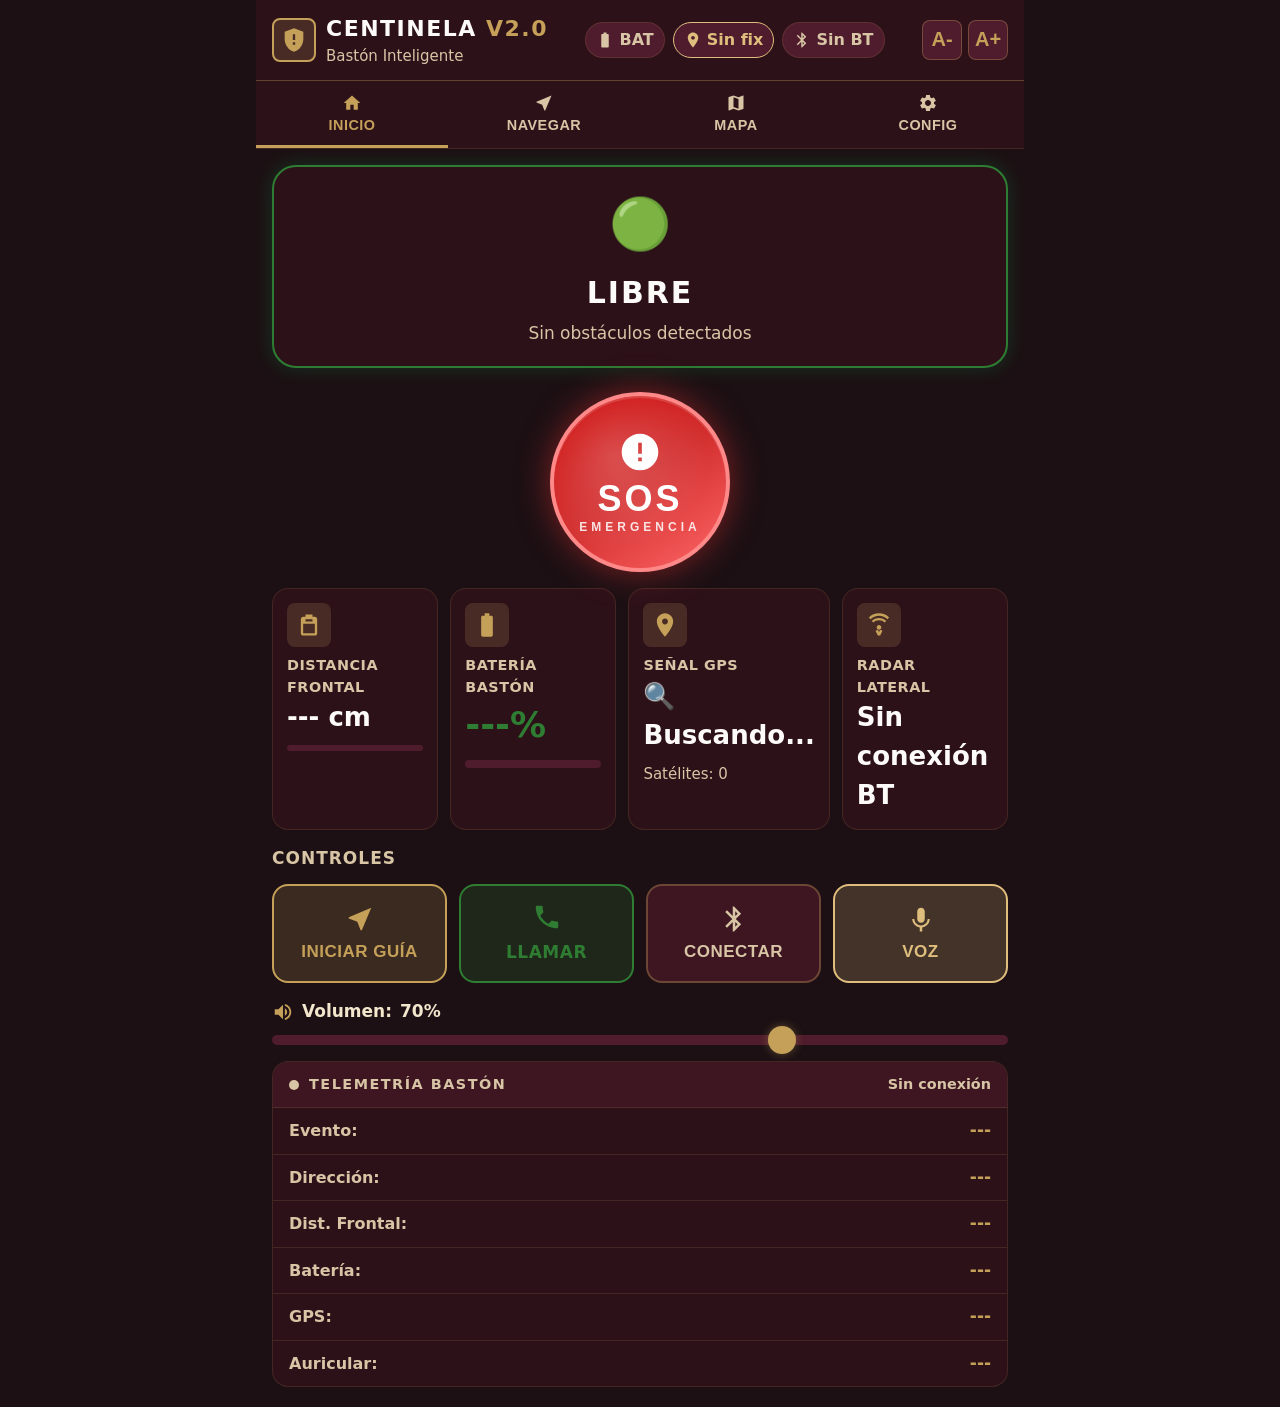
<file: versiones/Centinela_v2/presentacion/index.html>
<!DOCTYPE html>
<html lang="es" dir="ltr">
<head>
    <meta charset="UTF-8">
    <meta name="viewport" content="width=device-width, initial-scale=1.0, maximum-scale=5.0">
    <meta name="theme-color" content="#2D1119">
    <meta name="description" content="Centinela v2.0 — Aplicación de control del bastón inteligente para personas con discapacidad visual">
    <meta name="mobile-web-app-capable" content="yes">
    <meta name="apple-mobile-web-app-capable" content="yes">
    <meta name="apple-mobile-web-app-status-bar-style" content="black-translucent">
    <title>Centinela v2.0 — Bastón Inteligente</title>
    <link rel="stylesheet" href="styles.css">

    <!-- Región de anuncios para lectores de pantalla -->
    <div aria-live="assertive" aria-atomic="true" id="sr-alerts" class="sr-only" role="alert"></div>
    <div aria-live="polite" aria-atomic="true" id="sr-status" class="sr-only" role="status"></div>
</head>
<body>

<!-- ============================================================
     PANTALLA SOS — se superpone al presionar emergencia
     ============================================================ -->
<div id="sos-overlay" class="sos-overlay hidden" role="dialog" aria-modal="true" aria-labelledby="sos-title">
    <div class="sos-dialog" aria-describedby="sos-desc">
        <div class="sos-icon-pulse" aria-hidden="true">
            <svg viewBox="0 0 24 24" aria-hidden="true">
                <path d="M12 2C6.48 2 2 6.48 2 12s4.48 10 10 10 10-4.48 10-10S17.52 2 12 2zm1 15h-2v-2h2v2zm0-4h-2V7h2v6z"/>
            </svg>
        </div>
        <h2 id="sos-title" class="sos-title">🆘 EMERGENCIA ACTIVA</h2>
        <p id="sos-desc" class="sos-desc">Enviando alerta a tus contactos de emergencia</p>

        <div class="sos-coords-box" role="region" aria-label="Coordenadas de emergencia">
            <div class="sos-coords-label">📍 TU UBICACIÓN ACTUAL</div>
            <div class="sos-coords-value" id="sos-lat-display">Lat: Obteniendo...</div>
            <div class="sos-coords-value" id="sos-lon-display">Lon: Obteniendo...</div>
            <a id="sos-maps-link" href="#" target="_blank" rel="noopener"
               class="sos-maps-btn" aria-label="Abrir ubicación en Google Maps">
                🗺️ Ver en Google Maps
            </a>
        </div>

        <div class="sos-countdown" aria-live="polite">
            Llamando en <span id="sos-countdown">10</span> segundos...
        </div>

        <div class="sos-actions">
            <a id="sos-call-btn" href="tel:+5491123456789" class="btn btn-call" aria-label="Llamar ahora al contacto de emergencia">
                <svg viewBox="0 0 24 24" aria-hidden="true" width="28" height="28">
                    <path d="M6.62 10.79c1.44 2.83 3.76 5.14 6.59 6.59l2.2-2.2c.27-.27.67-.36 1.02-.24 1.12.37 2.33.57 3.57.57.55 0 1 .45 1 1V20c0 .55-.45 1-1 1-9.39 0-17-7.61-17-17 0-.55.45-1 1-1h3.5c.55 0 1 .45 1 1 0 1.25.2 2.45.57 3.57.11.35.03.74-.25 1.02l-2.2 2.2z"/>
                </svg>
                LLAMAR AHORA
            </a>
            <button id="sos-cancel-btn" class="btn btn-cancel-sos" aria-label="Cancelar emergencia, todo está bien">
                ✕ CANCELAR ALERTA
            </button>
        </div>
    </div>
</div>

<!-- ============================================================
     PANTALLA DE CONEXIÓN BLUETOOTH
     ============================================================ -->
<div id="bt-overlay" class="bt-overlay hidden" role="dialog" aria-modal="true" aria-labelledby="bt-title">
    <div class="bt-dialog">
        <h2 id="bt-title" class="bt-dialog-title">
            <svg viewBox="0 0 24 24" aria-hidden="true" width="32" height="32">
                <path d="M17.71 7.71L12 2h-1v7.59L6.41 5 5 6.41 10.59 12 5 17.59 6.41 19 11 14.41V22h1l5.71-5.71-4.3-4.29 4.3-4.29zM13 5.83l1.88 1.88L13 9.59V5.83zm1.88 10.46L13 18.17v-3.76l1.88 1.88z"/>
            </svg>
            Conectar Bastón
        </h2>
        <div class="bt-scanning" aria-live="polite" id="bt-scan-status">
            <div class="bt-spin" aria-hidden="true"></div>
            <span>Buscando CENTINELA-ESP32...</span>
        </div>
        <div class="bt-devices" id="bt-devices-list" role="list" aria-label="Dispositivos encontrados">
            <!-- Se llena con JS -->
        </div>
        <button id="bt-cancel-btn" class="btn btn-secondary" style="margin-top:24px; width:100%;">
            Cancelar búsqueda
        </button>
    </div>
</div>

<!-- ============================================================
     APP PRINCIPAL
     ============================================================ -->
<div id="app" role="application" aria-label="Centinela v2.0 — Control de bastón inteligente">

    <!-- HEADER -->
    <header class="app-header" role="banner">
        <div class="header-brand">
            <div class="header-logo" aria-hidden="true">
                <svg viewBox="0 0 24 24" width="28" height="28">
                    <path d="M12 2L4 5v6.09c0 5.05 3.41 9.76 8 10.91 4.59-1.15 8-5.86 8-10.91V5l-8-3zm1 14h-2v-2h2v2zm0-4h-2V7h2v5z"/>
                </svg>
            </div>
            <div>
                <div class="header-title">CENTINELA <span>v2.0</span></div>
                <div class="header-subtitle">Bastón Inteligente</div>
            </div>
        </div>

        <div class="header-status" role="group" aria-label="Estado del sistema">
            <!-- Batería -->
            <div class="status-chip" id="battery-chip" aria-label="Batería del bastón">
                <svg viewBox="0 0 24 24" width="18" height="18" aria-hidden="true">
                    <path d="M15.67 4H14V2h-4v2H8.33C7.6 4 7 4.6 7 5.33v15.33C7 21.4 7.6 22 8.33 22h7.33c.74 0 1.34-.6 1.34-1.33V5.33C17 4.6 16.4 4 15.67 4z"/>
                </svg>
                <span id="battery-pct" aria-live="polite">---%</span>
            </div>

            <!-- GPS -->
            <div class="status-chip" id="gps-chip" aria-label="Estado GPS">
                <svg viewBox="0 0 24 24" width="18" height="18" aria-hidden="true">
                    <path d="M12 2C8.13 2 5 5.13 5 9c0 5.25 7 13 7 13s7-7.75 7-13c0-3.87-3.13-7-7-7zm0 9.5c-1.38 0-2.5-1.12-2.5-2.5s1.12-2.5 2.5-2.5 2.5 1.12 2.5 2.5-1.12 2.5-2.5 2.5z"/>
                </svg>
                <span id="gps-status-text" aria-live="polite">GPS</span>
            </div>

            <!-- BT -->
            <div class="status-chip" id="bt-chip" aria-label="Estado Bluetooth">
                <svg viewBox="0 0 24 24" width="18" height="18" aria-hidden="true">
                    <path d="M17.71 7.71L12 2h-1v7.59L6.41 5 5 6.41 10.59 12 5 17.59 6.41 19 11 14.41V22h1l5.71-5.71-4.3-4.29 4.3-4.29zM13 5.83l1.88 1.88L13 9.59V5.83zm1.88 10.46L13 18.17v-3.76l1.88 1.88z"/>
                </svg>
                <span id="bt-status-text" aria-live="polite">BT</span>
            </div>
        </div>

        <!-- Control tamaño fuente -->
        <div class="font-controls" role="group" aria-label="Tamaño de texto">
            <button id="font-decrease" class="font-btn" aria-label="Reducir tamaño de texto" title="A-">A-</button>
            <button id="font-increase" class="font-btn" aria-label="Aumentar tamaño de texto" title="A+">A+</button>
        </div>
    </header>

    <!-- NAVEGACIÓN POR PESTAÑAS -->
    <nav class="tab-nav" role="tablist" aria-label="Secciones de la aplicación">
        <button class="tab-btn active" role="tab" aria-selected="true" aria-controls="panel-home" id="tab-home" data-tab="home">
            <svg viewBox="0 0 24 24" width="20" height="20" aria-hidden="true"><path d="M10 20v-6h4v6h5v-8h3L12 3 2 12h3v8z"/></svg>
            <span>Inicio</span>
        </button>
        <button class="tab-btn" role="tab" aria-selected="false" aria-controls="panel-nav" id="tab-nav" data-tab="nav">
            <svg viewBox="0 0 24 24" width="20" height="20" aria-hidden="true"><path d="M21 3L3 10.53v.98l6.84 2.65L12.48 21h.98L21 3z"/></svg>
            <span>Navegar</span>
        </button>
        <button class="tab-btn" role="tab" aria-selected="false" aria-controls="panel-map" id="tab-map" data-tab="map">
            <svg viewBox="0 0 24 24" width="20" height="20" aria-hidden="true"><path d="M20.5 3l-.16.03L15 5.1 9 3 3.36 4.9c-.21.07-.36.25-.36.48V20.5c0 .28.22.5.5.5l.16-.03L9 18.9l6 2.1 5.64-1.9c.21-.07.36-.25.36-.48V3.5c0-.28-.22-.5-.5-.5zM15 19l-6-2.11V5l6 2.11V19z"/></svg>
            <span>Mapa</span>
        </button>
        <button class="tab-btn" role="tab" aria-selected="false" aria-controls="panel-config" id="tab-config" data-tab="config">
            <svg viewBox="0 0 24 24" width="20" height="20" aria-hidden="true"><path d="M19.14 12.94c.04-.3.06-.61.06-.94 0-.32-.02-.64-.07-.94l2.03-1.58c.18-.14.23-.41.12-.61l-1.92-3.32c-.12-.22-.37-.29-.59-.22l-2.39.96c-.5-.38-1.03-.7-1.62-.94l-.36-2.54c-.04-.24-.24-.41-.48-.41h-3.84c-.24 0-.43.17-.47.41l-.36 2.54c-.59.24-1.13.57-1.62.94l-2.39-.96c-.22-.08-.47 0-.59.22L2.74 8.87c-.12.21-.08.47.12.61l2.03 1.58c-.05.3-.09.63-.09.94s.02.64.07.94l-2.03 1.58c-.18.14-.23.41-.12.61l1.92 3.32c.12.22.37.29.59.22l2.39-.96c.5.38 1.03.7 1.62.94l.36 2.54c.05.24.24.41.48.41h3.84c.24 0 .44-.17.47-.41l.36-2.54c.59-.24 1.13-.56 1.62-.94l2.39.96c.22.08.47 0 .59-.22l1.92-3.32c.12-.22.07-.47-.12-.61l-2.01-1.58zM12 15.6c-1.98 0-3.6-1.62-3.6-3.6s1.62-3.6 3.6-3.6 3.6 1.62 3.6 3.6-1.62 3.6-3.6 3.6z"/></svg>
            <span>Config</span>
        </button>
    </nav>

    <!-- ============================================================
         PANEL INICIO (HOME) — Panel principal de control
         ============================================================ -->
    <main id="panel-home" class="tab-panel active" role="tabpanel" aria-labelledby="tab-home">

        <!-- EVENTO ACTUAL — Grande y en centro -->
        <section class="event-banner" id="event-banner" aria-live="assertive" aria-atomic="true" role="status" aria-label="Estado actual del bastón">
            <div class="event-icon" id="event-icon" aria-hidden="true">🟢</div>
            <div class="event-text" id="event-text">LIBRE</div>
            <div class="event-sub" id="event-sub">Sin obstáculos detectados</div>
        </section>

        <!-- BOTÓN SOS — Protagonista -->
        <section class="sos-section" aria-label="Botón de emergencia">
            <button id="sos-btn" class="sos-button" aria-label="Activar emergencia SOS. Envía tu ubicación al contacto de emergencia" aria-describedby="sos-hint">
                <svg viewBox="0 0 24 24" width="44" height="44" aria-hidden="true">
                    <path d="M12 2C6.48 2 2 6.48 2 12s4.48 10 10 10 10-4.48 10-10S17.52 2 12 2zm1 15h-2v-2h2v2zm0-4h-2V7h2v6z"/>
                </svg>
                <span>SOS</span>
                <span class="sos-sub-label">EMERGENCIA</span>
            </button>
            <p id="sos-hint" class="sr-only">Mantén presionado 2 segundos para activar. Enviará tu ubicación GPS al contacto de emergencia configurado.</p>
        </section>

        <!-- INDICADORES DE SENSORES -->
        <section class="sensors-grid" role="region" aria-label="Datos del bastón en tiempo real">
            <h2 class="section-heading sr-only">Datos de sensores</h2>

            <!-- Distancia frontal -->
            <article class="sensor-card" aria-label="Distancia frontal detectada">
                <div class="sensor-icon" aria-hidden="true">
                    <svg viewBox="0 0 24 24" width="28" height="28">
                        <path d="M9 5H7c-1.1 0-2 .9-2 2v12c0 1.1.9 2 2 2h10c1.1 0 2-.9 2-2V7c0-1.1-.9-2-2-2h-2V3H9v2zm0 2h6v2H9V7zm-2 4h10v8H7v-8z"/>
                    </svg>
                </div>
                <div class="sensor-data">
                    <div class="sensor-label">Distancia Frontal</div>
                    <div class="sensor-value" id="dist-frontal" aria-live="polite">--- cm</div>
                </div>
                <div class="sensor-bar-wrap" aria-hidden="true">
                    <div class="sensor-bar" id="dist-bar"></div>
                </div>
            </article>

            <!-- Batería grande -->
            <article class="sensor-card sensor-card--battery" aria-label="Nivel de batería del bastón">
                <div class="sensor-icon" aria-hidden="true">
                    <svg viewBox="0 0 24 24" width="28" height="28">
                        <path d="M15.67 4H14V2h-4v2H8.33C7.6 4 7 4.6 7 5.33v15.33C7 21.4 7.6 22 8.33 22h7.33c.74 0 1.34-.6 1.34-1.33V5.33C17 4.6 16.4 4 15.67 4z"/>
                    </svg>
                </div>
                <div class="sensor-data">
                    <div class="sensor-label">Batería Bastón</div>
                    <div class="sensor-value battery-big" id="battery-value" aria-live="polite">---%</div>
                </div>
                <div class="battery-bar-wrap" aria-hidden="true">
                    <div class="battery-bar-fill" id="battery-fill"></div>
                </div>
            </article>

            <!-- GPS Fix -->
            <article class="sensor-card" aria-label="Estado de señal GPS">
                <div class="sensor-icon" aria-hidden="true">
                    <svg viewBox="0 0 24 24" width="28" height="28">
                        <path d="M12 2C8.13 2 5 5.13 5 9c0 5.25 7 13 7 13s7-7.75 7-13c0-3.87-3.13-7-7-7zm0 9.5c-1.38 0-2.5-1.12-2.5-2.5s1.12-2.5 2.5-2.5 2.5 1.12 2.5 2.5-1.12 2.5-2.5 2.5z"/>
                    </svg>
                </div>
                <div class="sensor-data">
                    <div class="sensor-label">Señal GPS</div>
                    <div class="sensor-value" id="gps-fix-display" aria-live="polite">Buscando...</div>
                </div>
                <div class="gps-sats" aria-live="polite">
                    Satélites: <span id="gps-sats">0</span>
                </div>
            </article>

            <!-- Radar -->
            <article class="sensor-card" aria-label="Estado del radar lateral">
                <div class="sensor-icon" aria-hidden="true">
                    <svg viewBox="0 0 24 24" width="28" height="28">
                        <path d="M12 4C9.24 4 6.67 5.11 4.77 7L3.36 5.59C5.63 3.22 8.63 2 12 2c3.37 0 6.37 1.22 8.64 3.59L19.23 7C17.33 5.11 14.76 4 12 4zM12 8c-1.86 0-3.57.72-4.83 1.9L5.76 8.49C7.38 7.04 9.56 6 12 6c2.44 0 4.62 1.04 6.24 2.49L16.83 9.9C15.57 8.72 13.86 8 12 8zm0 4c-1.1 0-2 .9-2 2s.9 2 2 2 2-.9 2-2-.9-2-2-2zm1 9h-2l-2-4 2-1 1 2 1-2 2 1-2 4z"/>
                    </svg>
                </div>
                <div class="sensor-data">
                    <div class="sensor-label">Radar Lateral</div>
                    <div class="sensor-value" id="radar-status" aria-live="polite">Inactivo</div>
                </div>
            </article>
        </section>

        <!-- CONTROLES PRINCIPALES -->
        <section class="controls-section" role="region" aria-label="Controles del bastón">
            <h2 class="section-heading">Controles</h2>

            <div class="controls-grid">
                <!-- Navegación por voz -->
                <button id="nav-toggle-btn" class="control-btn control-btn--nav"
                        aria-label="Activar guía de navegación por voz"
                        aria-pressed="false">
                    <svg viewBox="0 0 24 24" width="30" height="30" aria-hidden="true">
                        <path d="M21 3L3 10.53v.98l6.84 2.65L12.48 21h.98L21 3z"/>
                    </svg>
                    <span id="nav-btn-label">Iniciar Guía</span>
                </button>

                <!-- Llamar contacto -->
                <a id="call-contact-btn" href="tel:+5491123456789" class="control-btn control-btn--call"
                   role="button" aria-label="Llamar al contacto de emergencia configurado">
                    <svg viewBox="0 0 24 24" width="30" height="30" aria-hidden="true">
                        <path d="M6.62 10.79c1.44 2.83 3.76 5.14 6.59 6.59l2.2-2.2c.27-.27.67-.36 1.02-.24 1.12.37 2.33.57 3.57.57.55 0 1 .45 1 1V20c0 .55-.45 1-1 1-9.39 0-17-7.61-17-17 0-.55.45-1 1-1h3.5c.55 0 1 .45 1 1 0 1.25.2 2.45.57 3.57.11.35.03.74-.25 1.02l-2.2 2.2z"/>
                    </svg>
                    <span>Llamar</span>
                </a>

                <!-- Conectar bastón -->
                <button id="bt-connect-btn" class="control-btn control-btn--bt"
                        aria-label="Conectar el bastón por Bluetooth"
                        aria-pressed="false">
                    <svg viewBox="0 0 24 24" width="30" height="30" aria-hidden="true">
                        <path d="M17.71 7.71L12 2h-1v7.59L6.41 5 5 6.41 10.59 12 5 17.59 6.41 19 11 14.41V22h1l5.71-5.71-4.3-4.29 4.3-4.29zM13 5.83l1.88 1.88L13 9.59V5.83zm1.88 10.46L13 18.17v-3.76l1.88 1.88z"/>
                    </svg>
                    <span id="bt-btn-label">Conectar</span>
                </button>

                <!-- Micrófono / Comandos de voz -->
                <button id="voice-cmd-btn" class="control-btn control-btn--mic"
                        aria-label="Activar comandos de voz. Di: emergencia, estado, batería, ubicación o conectar"
                        aria-pressed="false">
                    <svg viewBox="0 0 24 24" width="30" height="30" aria-hidden="true">
                        <path d="M12 15c1.66 0 2.99-1.34 2.99-3L15 6c0-1.66-1.34-3-3-3S9 4.34 9 6v6c0 1.66 1.34 3 3 3zm5.3-3c0 3-2.54 5.1-5.3 5.1S6.7 15 6.7 12H5c0 3.42 2.72 6.23 6 6.72V22h2v-3.28c3.28-.48 6-3.3 6-6.72h-1.7z"/>
                    </svg>
                    <span id="voice-btn-label">Voz</span>
                </button>
            </div>

            <!-- Control de volumen -->
            <div class="volume-control" role="group" aria-label="Control de volumen del bastón">
                <label for="volume-slider" class="volume-label">
                    <svg viewBox="0 0 24 24" width="22" height="22" aria-hidden="true">
                        <path d="M3 9v6h4l5 5V4L7 9H3zm13.5 3c0-1.77-1.02-3.29-2.5-4.03v8.05c1.48-.73 2.5-2.25 2.5-4.02zM14 3.23v2.06c2.89.86 5 3.54 5 6.71s-2.11 5.85-5 6.71v2.06c4.01-.91 7-4.49 7-8.77s-2.99-7.86-7-8.77z"/>
                    </svg>
                    Volumen: <span id="volume-display">70%</span>
                </label>
                <input type="range" id="volume-slider" min="0" max="100" value="70" step="5"
                       class="volume-slider" aria-label="Volumen del bastón"
                       aria-valuemin="0" aria-valuemax="100" aria-valuenow="70">
            </div>
        </section>

        <!-- STREAMING BT STATUS -->
        <section class="bt-status-panel" id="bt-data-panel" role="region" aria-label="Datos en tiempo real del bastón" aria-live="polite">
            <div class="bt-header">
                <div class="bt-indicator" id="bt-dot" aria-hidden="true"></div>
                <span class="bt-panel-title">TELEMETRÍA BASTÓN</span>
                <span class="bt-stream-label" id="bt-stream-label" aria-live="polite">Sin conexión</span>
            </div>
            <div class="bt-data-row">
                <span class="bt-data-key">Evento:</span>
                <span class="bt-data-val" id="bt-evento">---</span>
            </div>
            <div class="bt-data-row">
                <span class="bt-data-key">Dirección:</span>
                <span class="bt-data-val" id="bt-direccion">---</span>
            </div>
            <div class="bt-data-row">
                <span class="bt-data-key">Dist. Frontal:</span>
                <span class="bt-data-val" id="bt-dist">--- cm</span>
            </div>
            <div class="bt-data-row">
                <span class="bt-data-key">Batería:</span>
                <span class="bt-data-val" id="bt-bat">---%</span>
            </div>
            <div class="bt-data-row">
                <span class="bt-data-key">GPS:</span>
                <span class="bt-data-val" id="bt-gps">---</span>
            </div>
            <div class="bt-data-row">
                <span class="bt-data-key">Auricular:</span>
                <span class="bt-data-val" id="bt-auricular">---</span>
            </div>
        </section>

    </main>

    <!-- ============================================================
         PANEL NAVEGACIÓN — Guía por voz
         ============================================================ -->
    <main id="panel-nav" class="tab-panel hidden" role="tabpanel" aria-labelledby="tab-nav">
        <section class="nav-panel-content" role="region" aria-label="Panel de navegación asistida">
            <h2 class="panel-title">🧭 Navegación Asistida</h2>

            <div class="nav-instruction-card" id="nav-instruction" aria-live="assertive" aria-atomic="true">
                <div class="nav-instr-icon" aria-hidden="true">↑</div>
                <div class="nav-instr-text" id="nav-instr-text">Presiona "Iniciar Guía" para comenzar</div>
            </div>

            <button id="nav-start-big-btn" class="btn btn-primary btn-large"
                    aria-label="Iniciar guía de navegación por voz"
                    aria-pressed="false">
                <svg viewBox="0 0 24 24" width="32" height="32" aria-hidden="true">
                    <path d="M8 5v14l11-7z"/>
                </svg>
                <span id="nav-start-label">Iniciar Navegación</span>
            </button>

            <!-- Destino -->
            <div class="destination-box">
                <label for="destination-input" class="dest-label">Destino a dictar:</label>
                <div class="dest-input-row">
                    <input type="text" id="destination-input" class="dest-input"
                           placeholder="Di o escribe tu destino..."
                           aria-label="Ingresa tu destino para navegar">
                    <button id="dest-voice-btn" class="btn btn-icon" aria-label="Dictar destino con voz">
                        <svg viewBox="0 0 24 24" width="24" height="24" aria-hidden="true">
                            <path d="M12 15c1.66 0 3-1.34 3-3V6c0-1.66-1.34-3-3-3S9 4.34 9 6v6c0 1.66 1.34 3 3 3zm5.3-3c0 3-2.54 5.1-5.3 5.1S6.7 15 6.7 12H5c0 3.42 2.72 6.23 6 6.72V22h2v-3.28c3.28-.48 6-3.3 6-6.72h-1.7z"/>
                        </svg>
                    </button>
                </div>
            </div>

            <!-- Instrucciones de voz -->
            <div class="voice-commands-panel" role="region" aria-label="Comandos de voz disponibles">
                <h3 class="voice-cmds-title">Comandos de Voz Disponibles</h3>
                <ul class="voice-cmds-list" aria-label="Lista de comandos de voz">
                    <li><kbd aria-label="Di la palabra">"emergencia"</kbd><span>→ Activa SOS</span></li>
                    <li><kbd>"estado"</kbd><span>→ Lee el estado actual</span></li>
                    <li><kbd>"batería"</kbd><span>→ Nivel de carga</span></li>
                    <li><kbd>"ubicación"</kbd><span>→ Lee coordenadas GPS</span></li>
                    <li><kbd>"conectar"</kbd><span>→ Conecta el bastón</span></li>
                </ul>
            </div>
        </section>
    </main>

    <!-- ============================================================
         PANEL MAPA — GPS e historial
         ============================================================ -->
    <main id="panel-map" class="tab-panel hidden" role="tabpanel" aria-labelledby="tab-map">
        <section class="map-panel-content" role="region" aria-label="Panel de ubicación GPS">
            <h2 class="panel-title">📍 Ubicación GPS</h2>

            <!-- Coordenadas actuales -->
            <div class="gps-coords-card" role="region" aria-label="Coordenadas GPS actuales" aria-live="polite">
                <div class="gps-coords-row">
                    <span class="gps-coord-label">Latitud:</span>
                    <span class="gps-coord-value" id="map-lat">Obteniendo...</span>
                </div>
                <div class="gps-coords-row">
                    <span class="gps-coord-label">Longitud:</span>
                    <span class="gps-coord-value" id="map-lon">Obteniendo...</span>
                </div>
                <div class="gps-coords-row">
                    <span class="gps-coord-label">Precisión:</span>
                    <span class="gps-coord-value" id="map-accuracy">±--- m</span>
                </div>
                <div class="gps-coords-row">
                    <span class="gps-coord-label">Hora fix:</span>
                    <span class="gps-coord-value" id="map-time">---</span>
                </div>
            </div>

            <a id="maps-link" href="#" target="_blank" rel="noopener"
               class="btn btn-maps" aria-label="Abrir ubicación actual en Google Maps en una nueva pestaña">
                <svg viewBox="0 0 24 24" width="24" height="24" aria-hidden="true">
                    <path d="M20.5 3l-.16.03L15 5.1 9 3 3.36 4.9c-.21.07-.36.25-.36.48V20.5c0 .28.22.5.5.5l.16-.03L9 18.9l6 2.1 5.64-1.9c.21-.07.36-.25.36-.48V3.5c0-.28-.22-.5-.5-.5z"/>
                </svg>
                Abrir en Google Maps
            </a>

            <button id="update-gps-btn" class="btn btn-secondary"
                    aria-label="Actualizar ubicación GPS ahora">
                Actualizar ubicación
            </button>

            <!-- Historial -->
            <div class="gps-history" role="region" aria-label="Historial de las últimas ubicaciones">
                <h3 class="history-title">Últimas 5 ubicaciones</h3>
                <ol id="gps-history-list" class="history-list" aria-label="Lista de ubicaciones recientes">
                    <li class="history-empty">Sin historial aún</li>
                </ol>
            </div>
        </section>
    </main>

    <!-- ============================================================
         PANEL CONFIGURACIÓN
         ============================================================ -->
    <main id="panel-config" class="tab-panel hidden" role="tabpanel" aria-labelledby="tab-config">
        <section class="config-panel-content" role="region" aria-label="Panel de configuración">
            <h2 class="panel-title">⚙️ Configuración</h2>

            <!-- Umbral de distancia -->
            <div class="config-card" role="group" aria-labelledby="threshold-label">
                <label id="threshold-label" class="config-label" for="threshold-slider">
                    <svg viewBox="0 0 24 24" width="22" height="22" aria-hidden="true">
                        <path d="M15 12c0 1.654-1.346 3-3 3s-3-1.346-3-3 1.346-3 3-3 3 1.346 3 3zm9-.449s-4.252 8.449-11.985 8.449c-7.18 0-12.015-8.449-12.015-8.449s4.446-7.551 12.015-7.551c7.694 0 11.985 7.551 11.985 7.551zm-7 .449c0-2.757-2.243-5-5-5s-5 2.243-5 5 2.243 5 5 5 5-2.243 5-5z"/>
                    </svg>
                    Umbral de alerta: <span id="threshold-val">60 cm</span>
                </label>
                <input type="range" id="threshold-slider" class="config-slider"
                       min="20" max="120" value="60" step="5"
                       aria-label="Umbral de distancia de alerta en centímetros"
                       aria-valuemin="20" aria-valuemax="120" aria-valuenow="60">
                <div class="config-hint">Distancia a la que se activa la alerta de obstáculo</div>
            </div>

            <!-- Modo radar -->
            <div class="config-card config-toggle-row" role="group" aria-labelledby="radar-toggle-label">
                <div>
                    <span id="radar-toggle-label" class="config-label">
                        <svg viewBox="0 0 24 24" width="22" height="22" aria-hidden="true">
                            <path d="M12 4C9.24 4 6.67 5.11 4.77 7L3.36 5.59C5.63 3.22 8.63 2 12 2c3.37 0 6.37 1.22 8.64 3.59L19.23 7C17.33 5.11 14.76 4 12 4z"/>
                        </svg>
                        Modo Radar Activo
                    </span>
                    <div class="config-hint">Barrido angular para detección lateral</div>
                </div>
                <button id="radar-toggle" class="toggle-btn" role="switch"
                        aria-checked="true" aria-label="Activar o desactivar modo radar">
                    <span class="toggle-knob"></span>
                </button>
            </div>

            <!-- Contacto de emergencia -->
            <div class="config-card" role="group" aria-labelledby="contact-label">
                <label id="contact-label" class="config-label" for="contact-name">
                    <svg viewBox="0 0 24 24" width="22" height="22" aria-hidden="true">
                        <path d="M12 12c2.21 0 4-1.79 4-4s-1.79-4-4-4-4 1.79-4 4 1.79 4 4 4zm0 2c-2.67 0-8 1.34-8 4v2h16v-2c0-2.66-5.33-4-8-4z"/>
                    </svg>
                    Contacto de Emergencia
                </label>
                <input type="text" id="contact-name" class="config-input"
                       value="María García" placeholder="Nombre del contacto"
                       aria-label="Nombre del contacto de emergencia">
                <input type="tel" id="contact-phone" class="config-input"
                       value="+5491123456789" placeholder="+549..."
                       aria-label="Teléfono del contacto de emergencia">
                <button id="save-contact-btn" class="btn btn-secondary"
                        aria-label="Guardar contacto de emergencia">
                    Guardar contacto
                </button>
            </div>

            <!-- Tamaño de fuente -->
            <div class="config-card" role="group" aria-labelledby="font-size-label">
                <span id="font-size-label" class="config-label">
                    <svg viewBox="0 0 24 24" width="22" height="22" aria-hidden="true">
                        <path d="M9 4v3h5v12h3V7h5V4H9zm-6 8h3v7h3v-7h3V9H3v3z"/>
                    </svg>
                    Tamaño de texto
                </span>
                <div class="font-size-grid" role="group" aria-label="Opciones de tamaño de texto">
                    <button class="font-size-btn" data-size="small" aria-label="Texto pequeño">A<sub>P</sub></button>
                    <button class="font-size-btn active" data-size="normal" aria-label="Texto normal (activo)">A</button>
                    <button class="font-size-btn" data-size="large" aria-label="Texto grande">A<sup>G</sup></button>
                    <button class="font-size-btn" data-size="xlarge" aria-label="Texto muy grande">A<sup>+</sup></button>
                </div>
            </div>

            <!-- Alertas de voz -->
            <div class="config-card config-toggle-row" role="group" aria-labelledby="voice-alerts-label">
                <div>
                    <span id="voice-alerts-label" class="config-label">
                        <svg viewBox="0 0 24 24" width="22" height="22" aria-hidden="true">
                            <path d="M3 9v6h4l5 5V4L7 9H3zm13.5 3c0-1.77-1.02-3.29-2.5-4.03v8.05c1.48-.73 2.5-2.25 2.5-4.02z"/>
                        </svg>
                        Alertas de Voz
                    </span>
                    <div class="config-hint">Síntesis de voz para alertas críticas</div>
                </div>
                <button id="voice-alerts-toggle" class="toggle-btn" role="switch"
                        aria-checked="true" aria-label="Activar o desactivar alertas de voz">
                    <span class="toggle-knob"></span>
                </button>
            </div>

            <!-- Versión -->
            <div class="config-version">
                Centinela v2.0 — ESP32 · Bastón Inteligente<br>
                <span style="color: var(--cyan)">WCAG 2.1 AA · Web Speech API · Vanilla JS</span>
            </div>
        </section>
    </main>

</div><!-- /#app -->

<script src="script.js"></script>
</body>
</html>
</file>
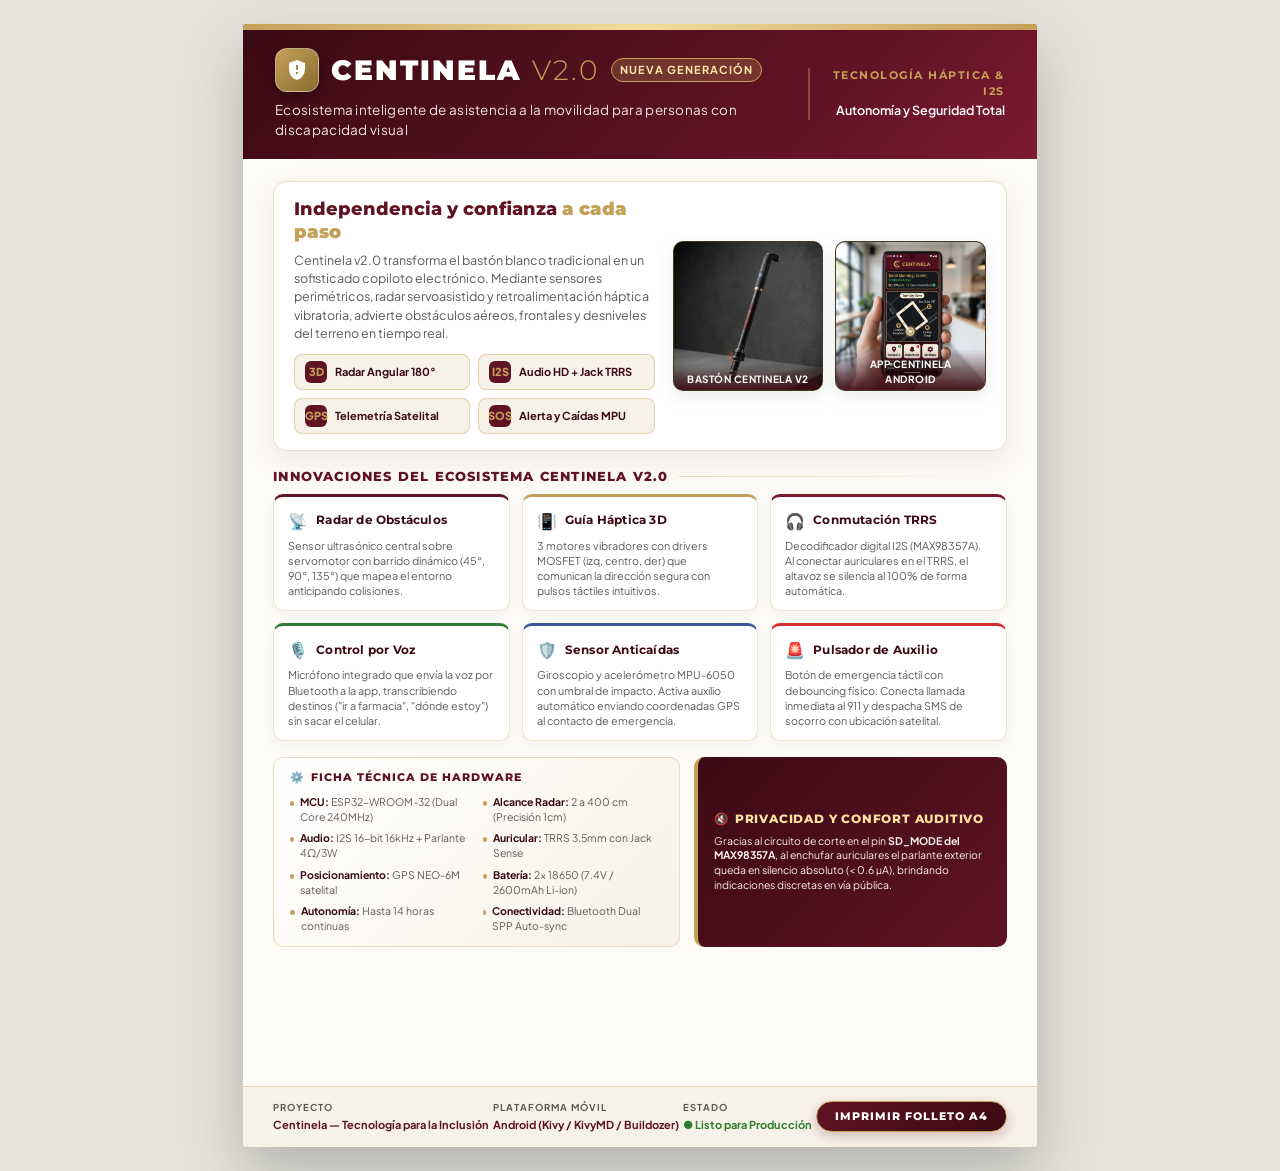
<file: versiones/Centinela_App/folleto_centinela.html>
﻿<!DOCTYPE html>
<html lang="es">
<head>
  <meta charset="UTF-8">
  <meta name="viewport" content="width=device-width, initial-scale=1.0">
  <title>Centinela v2.0 — Folleto Ejecutivo de Presentación</title>
  <link rel="preconnect" href="https://fonts.googleapis.com">
  <link rel="preconnect" href="https://fonts.gstatic.com" crossorigin>
  <link href="https://fonts.googleapis.com/css2?family=Montserrat:wght@400;500;600;700;800;900&family=Plus+Jakarta+Sans:wght@300;400;500;600;700&display=swap" rel="stylesheet">
  <style>
    :root {
      --primary: #601323;
      --primary-dark: #3b0a14;
      --primary-light: #7c1a2e;
      --accent-gold: #c5a059;
      --accent-gold-light: #dfbe7d;
      --bg-cream: #fdfbf7;
      --bg-cream-card: #f7f2e7;
      --text-dark: #1f1d1d;
      --text-muted: #5e5959;
      --text-light: #ffffff;
      --status-green: #2e7d32;
      --danger-red: #d32f2f;
      --border-soft: rgba(197, 160, 89, 0.35);
      --shadow-soft: 0 10px 30px rgba(96, 19, 35, 0.08);
      --shadow-medium: 0 14px 38px rgba(96, 19, 35, 0.12);
    }

    * {
      box-sizing: border-box;
      margin: 0;
      padding: 0;
    }

    body {
      background-color: #e5e3dc;
      font-family: 'Plus Jakarta Sans', -apple-system, BlinkMacSystemFont, sans-serif;
      color: var(--text-dark);
      display: flex;
      justify-content: center;
      padding: 24px;
      line-height: 1.45;
      -webkit-font-smoothing: antialiased;
    }

    .sheet {
      width: 210mm;
      min-height: 297mm;
      max-height: 297mm;
      background: var(--bg-cream);
      box-shadow: 0 25px 60px rgba(0, 0, 0, 0.22);
      border-radius: 4px;
      overflow: hidden;
      display: flex;
      flex-direction: column;
      position: relative;
    }

    /* Borde superior decorativo dorado */
    .sheet::before {
      content: "";
      position: absolute;
      top: 0;
      left: 0;
      right: 0;
      height: 6px;
      background: linear-gradient(90deg, var(--accent-gold), #f3dd9b, var(--accent-gold));
      z-index: 10;
    }

    /* HEADER */
    header {
      background: linear-gradient(135deg, var(--primary-dark) 0%, var(--primary) 70%, var(--primary-light) 100%);
      color: var(--text-light);
      padding: 24px 32px 20px 32px;
      position: relative;
    }

    .header-content {
      display: flex;
      justify-content: space-between;
      align-items: center;
    }

    .brand {
      display: flex;
      flex-direction: column;
      gap: 4px;
    }

    .brand-title-wrap {
      display: flex;
      align-items: center;
      gap: 12px;
    }

    .logo-badge {
      width: 44px;
      height: 44px;
      background: linear-gradient(135deg, var(--accent-gold), #8a6c2f);
      border-radius: 12px;
      display: flex;
      align-items: center;
      justify-content: center;
      box-shadow: 0 4px 15px rgba(0, 0, 0, 0.3);
      border: 1.5px solid rgba(255, 255, 255, 0.35);
    }

    .logo-badge svg {
      width: 24px;
      height: 24px;
      fill: #fff;
    }

    .brand-name {
      font-family: 'Montserrat', sans-serif;
      font-size: 28px;
      font-weight: 900;
      letter-spacing: 2px;
      text-transform: uppercase;
      color: #fff;
    }

    .brand-name span {
      color: var(--accent-gold);
      font-weight: 300;
    }

    .version-tag {
      background: rgba(197, 160, 89, 0.25);
      border: 1px solid var(--accent-gold);
      color: #ffe6aa;
      font-size: 11px;
      font-weight: 700;
      padding: 3px 8px;
      border-radius: 20px;
      letter-spacing: 1px;
      text-transform: uppercase;
    }

    .brand-tagline {
      font-size: 13.5px;
      color: #f1e4d4;
      font-weight: 400;
      margin-top: 4px;
      letter-spacing: 0.3px;
    }

    .header-badge {
      text-align: right;
      border-left: 2px solid rgba(197, 160, 89, 0.4);
      padding-left: 18px;
    }

    .header-badge-title {
      font-family: 'Montserrat', sans-serif;
      font-size: 11px;
      text-transform: uppercase;
      color: var(--accent-gold);
      font-weight: 700;
      letter-spacing: 1.5px;
    }

    .header-badge-sub {
      font-size: 12.5px;
      color: #ffffff;
      font-weight: 600;
      margin-top: 2px;
    }

    /* MAIN CONTAINER */
    main {
      padding: 22px 30px 18px 30px;
      display: flex;
      flex-direction: column;
      gap: 16px;
      flex: 1;
    }

    /* HERO SECTION: IMAGES & VALUE PROP */
    .hero {
      display: grid;
      grid-template-columns: 1.15fr 1fr;
      gap: 18px;
      align-items: center;
      background: #ffffff;
      border: 1px solid var(--border-soft);
      border-radius: 14px;
      padding: 16px 20px;
      box-shadow: var(--shadow-soft);
    }

    .hero-text h2 {
      font-family: 'Montserrat', sans-serif;
      font-size: 18px;
      font-weight: 800;
      color: var(--primary);
      line-height: 1.25;
      margin-bottom: 8px;
    }

    .hero-text h2 span {
      color: var(--accent-gold);
      font-weight: 900;
    }

    .hero-text p {
      font-size: 12.5px;
      color: var(--text-muted);
      margin-bottom: 12px;
      line-height: 1.45;
    }

    .hero-highlights {
      display: grid;
      grid-template-columns: 1fr 1fr;
      gap: 8px;
    }

    .hero-pill {
      background: var(--bg-cream-card);
      border: 1px solid rgba(197, 160, 89, 0.4);
      border-radius: 8px;
      padding: 6px 10px;
      display: flex;
      align-items: center;
      gap: 8px;
    }

    .hero-pill-icon {
      width: 22px;
      height: 22px;
      border-radius: 6px;
      background: var(--primary);
      color: var(--accent-gold);
      display: flex;
      align-items: center;
      justify-content: center;
      font-size: 11px;
      font-weight: 800;
    }

    .hero-pill-text {
      font-size: 11px;
      font-weight: 700;
      color: var(--primary-dark);
    }

    .hero-images {
      display: grid;
      grid-template-columns: 1fr 1fr;
      gap: 12px;
      align-items: center;
    }

    .image-card {
      position: relative;
      border-radius: 10px;
      overflow: hidden;
      border: 1.5px solid var(--border-soft);
      box-shadow: 0 6px 18px rgba(0, 0, 0, 0.08);
      background: #000;
      aspect-ratio: 1;
    }

    .image-card img {
      width: 100%;
      height: 100%;
      object-fit: cover;
      display: block;
      transition: transform 0.3s ease;
    }

    .image-caption {
      position: absolute;
      bottom: 0;
      left: 0;
      right: 0;
      background: linear-gradient(0deg, rgba(59, 10, 20, 0.9) 0%, transparent 100%);
      color: #fff;
      font-size: 10px;
      font-weight: 700;
      padding: 8px 8px 4px 8px;
      text-align: center;
      letter-spacing: 0.5px;
      text-transform: uppercase;
    }

    /* SECTION TITLE */
    .section-header {
      display: flex;
      align-items: center;
      gap: 10px;
      margin-bottom: 8px;
    }

    .section-title {
      font-family: 'Montserrat', sans-serif;
      font-size: 13px;
      font-weight: 800;
      color: var(--primary);
      text-transform: uppercase;
      letter-spacing: 1.2px;
    }

    .section-line {
      flex: 1;
      height: 1px;
      background: linear-gradient(90deg, var(--border-soft), transparent);
    }

    /* GRID DE CARACTERISTICAS V2 */
    .features-grid {
      display: grid;
      grid-template-columns: repeat(3, 1fr);
      gap: 12px;
    }

    .feature-card {
      background: #ffffff;
      border: 1px solid rgba(197, 160, 89, 0.28);
      border-radius: 10px;
      padding: 12px 14px;
      box-shadow: 0 4px 14px rgba(0, 0, 0, 0.04);
      display: flex;
      flex-direction: column;
      gap: 6px;
      border-top: 3.5px solid var(--primary);
    }

    .feature-card:nth-child(2) {
      border-top-color: var(--accent-gold);
    }

    .feature-card:nth-child(3) {
      border-top-color: var(--primary-light);
    }

    .feature-card:nth-child(4) {
      border-top-color: var(--status-green);
    }

    .feature-card:nth-child(5) {
      border-top-color: #3b5998;
    }

    .feature-card:nth-child(6) {
      border-top-color: var(--danger-red);
    }

    .feature-title-wrap {
      display: flex;
      align-items: center;
      gap: 8px;
    }

    .feature-icon {
      font-size: 16px;
    }

    .feature-title {
      font-family: 'Montserrat', sans-serif;
      font-size: 12px;
      font-weight: 700;
      color: var(--primary-dark);
      letter-spacing: 0.2px;
    }

    .feature-desc {
      font-size: 10.8px;
      color: var(--text-muted);
      line-height: 1.4;
    }

    /* ESPECIFICACIONES TECNICAS & AUDIO TRRS HIGHLIGHT */
    .tech-bar {
      display: grid;
      grid-template-columns: 1.3fr 1fr;
      gap: 14px;
    }

    .spec-card {
      background: linear-gradient(135deg, #ffffff 0%, var(--bg-cream-card) 100%);
      border: 1px solid var(--border-soft);
      border-radius: 10px;
      padding: 12px 16px;
    }

    .spec-title {
      font-family: 'Montserrat', sans-serif;
      font-size: 11px;
      font-weight: 800;
      color: var(--primary);
      text-transform: uppercase;
      letter-spacing: 1px;
      margin-bottom: 8px;
      display: flex;
      align-items: center;
      gap: 6px;
    }

    .spec-list {
      display: grid;
      grid-template-columns: 1fr 1fr;
      gap: 6px 12px;
      font-size: 10.5px;
    }

    .spec-item {
      display: flex;
      align-items: baseline;
      gap: 6px;
    }

    .spec-dot {
      width: 5px;
      height: 5px;
      border-radius: 50%;
      background: var(--accent-gold);
    }

    .spec-item strong {
      color: var(--primary-dark);
      font-weight: 700;
    }

    .spec-item span {
      color: var(--text-muted);
    }

    .callout-box {
      background: linear-gradient(135deg, var(--primary-dark) 0%, var(--primary) 100%);
      color: #fff;
      border-radius: 10px;
      padding: 12px 16px;
      display: flex;
      flex-direction: column;
      justify-content: center;
      gap: 6px;
      border-left: 4px solid var(--accent-gold);
    }

    .callout-title {
      font-family: 'Montserrat', sans-serif;
      font-size: 11.5px;
      font-weight: 800;
      color: #ffe19f;
      text-transform: uppercase;
      letter-spacing: 0.8px;
      display: flex;
      align-items: center;
      gap: 6px;
    }

    .callout-desc {
      font-size: 10.5px;
      line-height: 1.4;
      color: #fcefe3;
    }

    /* FOOTER */
    footer {
      background: var(--bg-cream-card);
      border-top: 1.5px solid var(--border-soft);
      padding: 14px 30px;
      display: flex;
      justify-content: space-between;
      align-items: center;
      margin-top: auto;
    }

    .footer-col {
      display: flex;
      flex-direction: column;
      gap: 2px;
    }

    .footer-label {
      font-size: 9.5px;
      text-transform: uppercase;
      letter-spacing: 1px;
      color: var(--text-muted);
      font-weight: 700;
    }

    .footer-value {
      font-size: 11px;
      font-weight: 700;
      color: var(--primary);
    }

    .cta-button {
      background: linear-gradient(135deg, var(--primary), var(--primary-dark));
      color: #fff;
      font-family: 'Montserrat', sans-serif;
      font-size: 10.5px;
      font-weight: 800;
      padding: 8px 18px;
      border-radius: 20px;
      border: 1px solid var(--accent-gold);
      letter-spacing: 1px;
      text-transform: uppercase;
      box-shadow: 0 4px 12px rgba(96, 19, 35, 0.25);
    }

    @media print {
      body {
        background: none;
        padding: 0;
      }
      .sheet {
        box-shadow: none;
        width: 100%;
        min-height: 100vh;
        border-radius: 0;
      }
    }
  </style>
</head>
<body>

  <div class="sheet">
    <!-- ENCABEZADO -->
    <header>
      <div class="header-content">
        <div class="brand">
          <div class="brand-title-wrap">
            <div class="logo-badge">
              <svg viewBox="0 0 24 24">
                <path d="M12 2L4 5v6.09c0 5.05 3.41 9.76 8 10.91 4.59-1.15 8-5.86 8-10.91V5l-8-3zm1 14h-2v-2h2v2zm0-4h-2V7h2v5z"/>
              </svg>
            </div>
            <h1 class="brand-name">CENTINELA <span>v2.0</span></h1>
            <span class="version-tag">Nueva Generación</span>
          </div>
          <p class="brand-tagline">Ecosistema inteligente de asistencia a la movilidad para personas con discapacidad visual</p>
        </div>
        <div class="header-badge">
          <div class="header-badge-title">Tecnología Háptica & I2S</div>
          <div class="header-badge-sub">Autonomía y Seguridad Total</div>
        </div>
      </div>
    </header>

    <!-- CUERPO PRINCIPAL -->
    <main>
      <!-- HERO: PROPUESTA DE VALOR + FOTOS PRODUCTO -->
      <section class="hero">
        <div class="hero-text">
          <h2>Independencia y confianza <span>a cada paso</span></h2>
          <p>
            Centinela v2.0 transforma el bastón blanco tradicional en un sofisticado copiloto electrónico. 
            Mediante sensores perimétricos, radar servoasistido y retroalimentación háptica vibratoria, 
            advierte obstáculos aéreos, frontales y desniveles del terreno en tiempo real.
          </p>
          <div class="hero-highlights">
            <div class="hero-pill">
              <div class="hero-pill-icon">3D</div>
              <div class="hero-pill-text">Radar Angular 180°</div>
            </div>
            <div class="hero-pill">
              <div class="hero-pill-icon">I2S</div>
              <div class="hero-pill-text">Audio HD + Jack TRRS</div>
            </div>
            <div class="hero-pill">
              <div class="hero-pill-icon">GPS</div>
              <div class="hero-pill-text">Telemetría Satelital</div>
            </div>
            <div class="hero-pill">
              <div class="hero-pill-icon">SOS</div>
              <div class="hero-pill-text">Alerta y Caídas MPU</div>
            </div>
          </div>
        </div>

        <div class="hero-images">
          <div class="image-card">
            <img src="assets/baston_render.jpg" alt="Bastón Inteligente Centinela v2">
            <div class="image-caption">Bastón Centinela v2</div>
          </div>
          <div class="image-card">
            <img src="assets/app_render.jpg" alt="App Android Centinela">
            <div class="image-caption">App Centinela Android</div>
          </div>
        </div>
      </section>

      <!-- SECCIÓN 6 PILARES TECNOLÓGICOS -->
      <div>
        <div class="section-header">
          <div class="section-title">Innovaciones del Ecosistema Centinela v2.0</div>
          <div class="section-line"></div>
        </div>

        <div class="features-grid">
          <!-- 1. Radar -->
          <div class="feature-card">
            <div class="feature-title-wrap">
              <span class="feature-icon">📡</span>
              <h3 class="feature-title">Radar de Obstáculos</h3>
            </div>
            <p class="feature-desc">
              Sensor ultrasónico central sobre servomotor con barrido dinámico (45°, 90°, 135°) que mapea el entorno anticipando colisiones.
            </p>
          </div>

          <!-- 2. Háptica -->
          <div class="feature-card">
            <div class="feature-title-wrap">
              <span class="feature-icon">📳</span>
              <h3 class="feature-title">Guía Háptica 3D</h3>
            </div>
            <p class="feature-desc">
              3 motores vibradores con drivers MOSFET (izq, centro, der) que comunican la dirección segura con pulsos táctiles intuitivos.
            </p>
          </div>

          <!-- 3. Audio Inteligente -->
          <div class="feature-card">
            <div class="feature-title-wrap">
              <span class="feature-icon">🎧</span>
              <h3 class="feature-title">Conmutación TRRS</h3>
            </div>
            <p class="feature-desc">
              Decodificador digital I2S (MAX98357A). Al conectar auriculares en el TRRS, el altavoz se silencia al 100% de forma automática.
            </p>
          </div>

          <!-- 4. Micrófono Remoto -->
          <div class="feature-card">
            <div class="feature-title-wrap">
              <span class="feature-icon">🎙️</span>
              <h3 class="feature-title">Control por Voz</h3>
            </div>
            <p class="feature-desc">
              Micrófono integrado que envía la voz por Bluetooth a la app, transcribiendo destinos ("ir a farmacia", "dónde estoy") sin sacar el celular.
            </p>
          </div>

          <!-- 5. Detección Caídas -->
          <div class="feature-card">
            <div class="feature-title-wrap">
              <span class="feature-icon">🛡️</span>
              <h3 class="feature-title">Sensor Anticaídas</h3>
            </div>
            <p class="feature-desc">
              Giroscopio y acelerómetro MPU-6050 con umbral de impacto. Activa auxilio automático enviando coordenadas GPS al contacto de emergencia.
            </p>
          </div>

          <!-- 6. Botón SOS -->
          <div class="feature-card">
            <div class="feature-title-wrap">
              <span class="feature-icon">🚨</span>
              <h3 class="feature-title">Pulsador de Auxilio</h3>
            </div>
            <p class="feature-desc">
              Botón de emergencia táctil con debouncing físico. Conecta llamada inmediata al 911 y despacha SMS de socorro con ubicación satelital.
            </p>
          </div>
        </div>
      </div>

      <!-- ESPECIFICACIONES & HIGHLIGHT TECNICO -->
      <div class="tech-bar">
        <div class="spec-card">
          <div class="spec-title">
            <span>⚙️</span> Ficha Técnica de Hardware
          </div>
          <div class="spec-list">
            <div class="spec-item"><div class="spec-dot"></div><div><strong>MCU:</strong> <span>ESP32-WROOM-32 (Dual Core 240MHz)</span></div></div>
            <div class="spec-item"><div class="spec-dot"></div><div><strong>Alcance Radar:</strong> <span>2 a 400 cm (Precisión 1cm)</span></div></div>
            <div class="spec-item"><div class="spec-dot"></div><div><strong>Audio:</strong> <span>I2S 16-bit 16kHz + Parlante 4Ω/3W</span></div></div>
            <div class="spec-item"><div class="spec-dot"></div><div><strong>Auricular:</strong> <span>TRRS 3.5mm con Jack Sense</span></div></div>
            <div class="spec-item"><div class="spec-dot"></div><div><strong>Posicionamiento:</strong> <span>GPS NEO-6M satelital</span></div></div>
            <div class="spec-item"><div class="spec-dot"></div><div><strong>Batería:</strong> <span>2x 18650 (7.4V / 2600mAh Li-ion)</span></div></div>
            <div class="spec-item"><div class="spec-dot"></div><div><strong>Autonomía:</strong> <span>Hasta 14 horas continuas</span></div></div>
            <div class="spec-item"><div class="spec-dot"></div><div><strong>Conectividad:</strong> <span>Bluetooth Dual SPP Auto-sync</span></div></div>
          </div>
        </div>

        <div class="callout-box">
          <div class="callout-title">
            <span>🔇</span> Privacidad y Confort Auditivo
          </div>
          <p class="callout-desc">
            Gracias al circuito de corte en el pin <strong>SD_MODE del MAX98357A</strong>, 
            al enchufar auriculares el parlante exterior queda en silencio absoluto (< 0.6 µA), 
            brindando indicaciones discretas en vía pública.
          </p>
        </div>
      </div>
    </main>

    <!-- PIE DE PAGINA -->
    <footer>
      <div class="footer-col">
        <div class="footer-label">Proyecto</div>
        <div class="footer-value">Centinela — Tecnología para la Inclusión</div>
      </div>
      <div class="footer-col">
        <div class="footer-label">Plataforma Móvil</div>
        <div class="footer-value">Android (Kivy / KivyMD / Buildozer)</div>
      </div>
      <div class="footer-col">
        <div class="footer-label">Estado</div>
        <div class="footer-value" style="color: var(--status-green);">● Listo para Producción</div>
      </div>
      <button class="cta-button" onclick="window.print()">Imprimir Folleto A4</button>
    </footer>
  </div>

</body>
</html>
</file>
<file: versiones/Centinela_v2/presentacion/styles.css>
/* ============================================================
   CENTINELA v2.0 — Interfaz de Control del Bastón Inteligente
   ============================================================
   PALETA OFICIAL DE IDENTIDAD CENTINELA:
   - Fondos:        #1C1014 / #2D1119 (Bordó profundo y noble)
   - Acento dorado: #C5A059 / #DFBE7D (Dorado insignia Centinela)
   - Crema claro:   #FDFBF7 / #F2E6CC (Texto de máximo contraste >14:1)
   - Rojo SOS:      #D32F2F (Emergencia y auxilio)
   - Verde OK:      #2E7D32 (Estado seguro y conectado)
   ============================================================
   WCAG 2.1 AAA compliant — Contraste superior a 13:1 en lectura
   Botones mínimo 64×64px en móvil
   Font-size base: 20px
   ============================================================ */

/* ============================================================
   RESET Y BASE
   ============================================================ */
*, *::before, *::after {
    margin: 0;
    padding: 0;
    box-sizing: border-box;
    -webkit-tap-highlight-color: transparent;
}

:root {
    /* Identidad visual corporativa Centinela */
    --primary:          #601323;                 /* Bordó noble insignia */
    --primary-dark:     #3B0A14;                 /* Bordó profundo */
    --primary-light:    #7C1A2E;                 /* Bordó claro */
    --accent-gold:      #C5A059;                 /* Dorado Centinela */
    --accent-gold-light:#DFBE7D;                 /* Dorado claro luminoso */

    /* Fondos y Superficies */
    --bg:               #1C1014;                 /* Fondo oscuro cálido con matiz bordó */
    --bg-card:          #2D1119;                 /* Superficie de tarjeta en bordó noble */
    --bg-card2:         #3D1622;                 /* Superficie secundaria / hover */
    --bg-card3:         #4E1C2C;                 /* Superficie activa / chip */

    /* Acento principal de interfaz (Dorado Centinela) */
    --cyan:             #C5A059;                 /* Dorado insignia Centinela */
    --cyan-dim:         rgba(197, 160, 89, 0.18);/* Halo dorado sutil */
    --cyan-glow:        rgba(197, 160, 89, 0.38);/* Resplandor dorado de alta visibilidad */

    /* Estados de Seguridad y Emergencia */
    --red:              #D32F2F;                 /* Rojo emergencia SOS */
    --red-dim:          rgba(211, 47, 47, 0.20);
    --red-glow:         rgba(211, 47, 47, 0.50);
    --green:            #2E7D32;                 /* Verde estado conectado */
    --green-dim:        rgba(46, 125, 50, 0.20);
    --yellow:           #DFBE7D;                 /* Dorado luminoso / advertencia */
    --yellow-dim:       rgba(223, 190, 125, 0.20);
    --orange:           #C57D3C;

    /* Tipografía y Textos de Máximo Contraste (WCAG 2.1 AAA) */
    --text:             #FDFBF7;                 /* Crema claro brillante (contraste > 14:1) */
    --text-sub:         #F2E6CC;                 /* Crema suave */
    --text-dim:         #D8C5A5;                 /* Crema medio / Dorado apagado */

    /* Bordes y Separadores */
    --border:           rgba(197, 160, 89, 0.35);/* Borde dorado refinado */
    --border-subtle:    rgba(197, 160, 89, 0.15);

    /* Espaciados */
    --radius-sm:        8px;
    --radius-md:        16px;
    --radius-lg:        24px;
    --radius-xl:        32px;

    /* Sombras y Resplandores */
    --shadow:           0 6px 24px rgba(0, 0, 0, 0.65);
    --shadow-cyan:      0 0 24px rgba(197, 160, 89, 0.30);
    --shadow-red:       0 0 32px rgba(211, 47, 47, 0.55);

    /* Fuente base — mínimo 20px para accesibilidad */
    --font-base:        20px;
    --font-sm:          17px;
    --font-lg:          24px;
    --font-xl:          30px;
    --font-2xl:         38px;
}

/* Tamaños de fuente alternativos */
html[data-font-size="small"] { --font-base: 17px; --font-sm: 14px; }
html[data-font-size="normal"] { --font-base: 20px; --font-sm: 17px; }
html[data-font-size="large"] { --font-base: 24px; --font-sm: 20px; --font-lg: 28px; }
html[data-font-size="xlarge"] { --font-base: 28px; --font-sm: 24px; --font-lg: 32px; --font-xl: 36px; }

html {
    font-size: var(--font-base);
    scroll-behavior: smooth;
    height: 100%;
}

body {
    font-family: 'Segoe UI', system-ui, -apple-system, 'Helvetica Neue', Arial, sans-serif;
    background-color: var(--bg);
    color: var(--text);
    line-height: 1.5;
    min-height: 100%;
    overscroll-behavior: none;
}

/* ============================================================
   ACCESIBILIDAD — Screen reader only
   ============================================================ */
.sr-only {
    position: absolute;
    width: 1px;
    height: 1px;
    padding: 0;
    margin: -1px;
    overflow: hidden;
    clip: rect(0, 0, 0, 0);
    white-space: nowrap;
    border: 0;
}

/* Focus visible — obligatorio WCAG */
:focus-visible {
    outline: 3px solid var(--cyan);
    outline-offset: 3px;
    border-radius: var(--radius-sm);
}

/* ============================================================
   APP SHELL
   ============================================================ */
#app {
    display: flex;
    flex-direction: column;
    min-height: 100vh;
    max-width: 768px;
    margin: 0 auto;
    position: relative;
}

/* ============================================================
   HEADER
   ============================================================ */
.app-header {
    display: flex;
    align-items: center;
    justify-content: space-between;
    gap: 12px;
    padding: 12px 16px;
    background: var(--bg-card);
    border-bottom: 1px solid var(--border);
    position: sticky;
    top: 0;
    z-index: 50;
    flex-wrap: wrap;
}

.header-brand {
    display: flex;
    align-items: center;
    gap: 10px;
}

.header-logo {
    width: 44px;
    height: 44px;
    background: var(--cyan-dim);
    border: 2px solid var(--cyan);
    border-radius: var(--radius-sm);
    display: flex;
    align-items: center;
    justify-content: center;
    flex-shrink: 0;
}

.header-logo svg {
    fill: var(--cyan);
}

.header-title {
    font-size: 1.1rem;
    font-weight: 800;
    letter-spacing: 1.5px;
    text-transform: uppercase;
    color: var(--text);
}

.header-title span {
    color: var(--cyan);
}

.header-subtitle {
    font-size: var(--font-sm);
    color: var(--text-dim);
    font-size: 0.75rem;
}

/* Status chips */
.header-status {
    display: flex;
    gap: 8px;
    flex-wrap: wrap;
}

.status-chip {
    display: flex;
    align-items: center;
    gap: 5px;
    padding: 5px 10px;
    background: var(--bg-card3);
    border: 1px solid var(--border-subtle);
    border-radius: 20px;
    font-size: 0.8rem;
    font-weight: 700;
    color: var(--text-dim);
    white-space: nowrap;
    transition: border-color 0.3s, color 0.3s;
}

.status-chip svg {
    fill: currentColor;
    flex-shrink: 0;
}

.status-chip.connected {
    border-color: var(--green);
    color: var(--green);
}

.status-chip.warning {
    border-color: var(--yellow);
    color: var(--yellow);
}

.status-chip.error {
    border-color: var(--red);
    color: var(--red);
}

/* Controles de fuente en header */
.font-controls {
    display: flex;
    gap: 6px;
}

.font-btn {
    width: 40px;
    height: 40px;
    background: var(--bg-card3);
    border: 1px solid var(--border);
    border-radius: var(--radius-sm);
    color: var(--cyan);
    font-size: 1rem;
    font-weight: 800;
    cursor: pointer;
    transition: background 0.2s;
    display: flex;
    align-items: center;
    justify-content: center;
}

.font-btn:hover {
    background: var(--cyan-dim);
}

/* ============================================================
   NAVEGACIÓN POR PESTAÑAS
   ============================================================ */
.tab-nav {
    display: flex;
    background: var(--bg-card);
    border-bottom: 1px solid var(--border-subtle);
    position: sticky;
    top: 73px; /* altura del header */
    z-index: 40;
}

.tab-btn {
    flex: 1;
    display: flex;
    flex-direction: column;
    align-items: center;
    justify-content: center;
    gap: 4px;
    padding: 12px 8px;
    background: transparent;
    border: none;
    border-bottom: 3px solid transparent;
    color: var(--text-dim);
    font-size: 0.72rem;
    font-weight: 600;
    text-transform: uppercase;
    letter-spacing: 0.5px;
    cursor: pointer;
    transition: color 0.2s, border-color 0.2s;
    min-height: 64px;
}

.tab-btn svg {
    fill: currentColor;
    transition: fill 0.2s;
}

.tab-btn:hover {
    color: var(--text-sub);
}

.tab-btn.active,
.tab-btn[aria-selected="true"] {
    color: var(--cyan);
    border-bottom-color: var(--cyan);
}

/* ============================================================
   PANELES DE PESTAÑAS
   ============================================================ */
.tab-panel {
    flex: 1;
    overflow-y: auto;
    -webkit-overflow-scrolling: touch;
}

.tab-panel.hidden {
    display: none;
}

/* ============================================================
   PANEL HOME — Evento actual
   ============================================================ */
.event-banner {
    margin: 16px;
    padding: 20px;
    background: var(--bg-card);
    border: 2px solid var(--border);
    border-radius: var(--radius-lg);
    text-align: center;
    transition: border-color 0.4s, background 0.4s, box-shadow 0.4s;
}

.event-banner.state-libre {
    border-color: var(--green);
    box-shadow: 0 0 20px rgba(0, 200, 83, 0.2);
}

.event-banner.state-obstaculo-izq,
.event-banner.state-obstaculo-der {
    border-color: var(--yellow);
    box-shadow: 0 0 20px rgba(255, 214, 0, 0.25);
}

.event-banner.state-pozo,
.event-banner.state-caida {
    border-color: var(--orange);
    box-shadow: 0 0 24px rgba(255, 140, 0, 0.35);
}

.event-banner.state-emergencia {
    border-color: var(--red);
    box-shadow: var(--shadow-red);
    animation: pulse-red 1s ease-in-out infinite;
}

@keyframes pulse-red {
    0%, 100% { box-shadow: 0 0 20px rgba(255, 68, 68, 0.3); }
    50%       { box-shadow: 0 0 40px rgba(255, 68, 68, 0.7); }
}

.event-icon {
    font-size: 2.5rem;
    margin-bottom: 8px;
    transition: transform 0.3s;
}

.event-text {
    font-size: var(--font-xl);
    font-weight: 900;
    letter-spacing: 2px;
    color: var(--text);
    text-transform: uppercase;
    margin-bottom: 6px;
}

.event-sub {
    font-size: var(--font-sm);
    color: var(--text-dim);
}

/* ============================================================
   BOTÓN SOS — Centro de pantalla, protagonista
   ============================================================ */
.sos-section {
    display: flex;
    justify-content: center;
    padding: 8px 16px 16px;
}

.sos-button {
    display: flex;
    flex-direction: column;
    align-items: center;
    justify-content: center;
    gap: 4px;
    width: 160px;
    height: 160px;
    background: linear-gradient(145deg, #CC0000, var(--red), #FF6666);
    border: 4px solid #FF8888;
    border-radius: 50%;
    color: #FFFFFF;
    font-size: 1.8rem;
    font-weight: 900;
    letter-spacing: 3px;
    cursor: pointer;
    box-shadow: var(--shadow-red), inset 0 2px 0 rgba(255,255,255,0.15);
    transition: transform 0.15s, box-shadow 0.15s;
    user-select: none;
    -webkit-user-select: none;
    position: relative;
    overflow: hidden;
}

.sos-button::before {
    content: '';
    position: absolute;
    inset: 0;
    border-radius: 50%;
    background: radial-gradient(circle at 35% 35%, rgba(255,255,255,0.2), transparent 60%);
    pointer-events: none;
}

.sos-button svg {
    fill: #FFFFFF;
}

.sos-sub-label {
    font-size: 0.6rem;
    letter-spacing: 4px;
    opacity: 0.85;
    margin-top: -4px;
}

.sos-button:hover {
    transform: scale(1.04);
    box-shadow: 0 0 50px rgba(255, 68, 68, 0.7), inset 0 2px 0 rgba(255,255,255,0.2);
}

.sos-button:active {
    transform: scale(0.96);
}

/* Animación cuando SOS está activo */
.sos-button.sos-active {
    animation: sos-pulse 0.7s ease-in-out infinite alternate;
}

@keyframes sos-pulse {
    from { transform: scale(1); box-shadow: var(--shadow-red); }
    to   { transform: scale(1.06); box-shadow: 0 0 60px rgba(255, 68, 68, 0.9); }
}

/* ============================================================
   GRID DE SENSORES
   ============================================================ */
.sensors-grid {
    display: grid;
    grid-template-columns: 1fr 1fr;
    gap: 12px;
    padding: 0 16px 16px;
}

.sensor-card {
    background: var(--bg-card);
    border: 1px solid var(--border-subtle);
    border-radius: var(--radius-md);
    padding: 14px;
    display: flex;
    flex-direction: column;
    gap: 8px;
    transition: border-color 0.3s;
}

.sensor-card:hover {
    border-color: var(--border);
}

.sensor-icon {
    width: 44px;
    height: 44px;
    background: var(--cyan-dim);
    border-radius: var(--radius-sm);
    display: flex;
    align-items: center;
    justify-content: center;
}

.sensor-icon svg {
    fill: var(--cyan);
}

.sensor-label {
    font-size: 0.72rem;
    color: var(--text-dim);
    text-transform: uppercase;
    letter-spacing: 0.5px;
    font-weight: 600;
}

.sensor-value {
    font-size: 1.3rem;
    font-weight: 800;
    color: var(--text);
    font-variant-numeric: tabular-nums;
}

.battery-big {
    font-size: 1.8rem;
    color: var(--green);
}

.battery-big.low  { color: var(--yellow); }
.battery-big.critical { color: var(--red); }

/* Barra de distancia */
.sensor-bar-wrap {
    height: 6px;
    background: var(--bg-card3);
    border-radius: 4px;
    overflow: hidden;
}

.sensor-bar {
    height: 100%;
    background: var(--cyan);
    border-radius: 4px;
    width: 0%;
    transition: width 0.4s ease, background 0.3s;
}

.sensor-bar.warn { background: var(--yellow); }
.sensor-bar.danger { background: var(--red); }

/* Barra de batería */
.battery-bar-wrap {
    height: 8px;
    background: var(--bg-card3);
    border-radius: 4px;
    overflow: hidden;
}

.battery-bar-fill {
    height: 100%;
    background: var(--green);
    border-radius: 4px;
    width: 0%;
    transition: width 0.6s ease, background 0.4s;
}

.battery-bar-fill.low { background: var(--yellow); }
.battery-bar-fill.critical { background: var(--red); }

/* Satélites GPS */
.gps-sats {
    font-size: 0.75rem;
    color: var(--text-dim);
}

/* ============================================================
   SECCIÓN CONTROLES
   ============================================================ */
.controls-section {
    padding: 0 16px 16px;
}

.section-heading {
    font-size: var(--font-sm);
    color: var(--text-dim);
    text-transform: uppercase;
    letter-spacing: 1px;
    font-weight: 700;
    margin-bottom: 12px;
}

.controls-grid {
    display: grid;
    grid-template-columns: 1fr 1fr;
    gap: 12px;
    margin-bottom: 16px;
}

.control-btn {
    display: flex;
    flex-direction: column;
    align-items: center;
    justify-content: center;
    gap: 8px;
    min-height: 80px;
    padding: 16px 12px;
    border-radius: var(--radius-md);
    border: 2px solid transparent;
    font-size: 0.85rem;
    font-weight: 700;
    text-transform: uppercase;
    letter-spacing: 0.5px;
    cursor: pointer;
    transition: all 0.2s;
    text-decoration: none;
    color: var(--text);
}

.control-btn svg {
    fill: currentColor;
    flex-shrink: 0;
}

.control-btn--nav {
    background: var(--cyan-dim);
    border-color: var(--cyan);
    color: var(--cyan);
}

.control-btn--nav.active,
.control-btn--nav[aria-pressed="true"] {
    background: var(--cyan);
    color: #000;
}

.control-btn--call {
    background: var(--green-dim);
    border-color: var(--green);
    color: var(--green);
}

.control-btn--bt {
    background: var(--bg-card2);
    border-color: var(--border);
    color: var(--text-dim);
}

.control-btn--bt.connected {
    background: var(--cyan-dim);
    border-color: var(--cyan);
    color: var(--cyan);
}

.control-btn--mic {
    background: var(--yellow-dim);
    border-color: var(--yellow);
    color: var(--yellow);
}

.control-btn--mic.active,
.control-btn--mic[aria-pressed="true"] {
    background: var(--yellow);
    color: #000;
    animation: mic-pulse 1.5s ease-in-out infinite;
}

@keyframes mic-pulse {
    0%, 100% { box-shadow: none; }
    50% { box-shadow: 0 0 20px rgba(255, 214, 0, 0.5); }
}

.control-btn:hover:not(:disabled) {
    transform: translateY(-2px);
    box-shadow: var(--shadow);
}

.control-btn:active {
    transform: scale(0.97);
}

/* Control de volumen */
.volume-control {
    display: flex;
    flex-direction: column;
    gap: 10px;
}

.volume-label {
    display: flex;
    align-items: center;
    gap: 8px;
    font-size: var(--font-sm);
    color: var(--text-sub);
    font-weight: 600;
    cursor: pointer;
}

.volume-label svg {
    fill: var(--cyan);
    flex-shrink: 0;
}

.volume-slider {
    -webkit-appearance: none;
    appearance: none;
    width: 100%;
    height: 10px;
    background: var(--bg-card3);
    border-radius: 8px;
    outline: none;
    cursor: pointer;
}

.volume-slider::-webkit-slider-thumb {
    -webkit-appearance: none;
    appearance: none;
    width: 28px;
    height: 28px;
    background: var(--cyan);
    border-radius: 50%;
    cursor: pointer;
    box-shadow: 0 0 10px var(--cyan-glow);
    transition: transform 0.15s;
}

.volume-slider::-webkit-slider-thumb:hover {
    transform: scale(1.2);
}

.volume-slider::-moz-range-thumb {
    width: 28px;
    height: 28px;
    background: var(--cyan);
    border-radius: 50%;
    cursor: pointer;
    border: none;
}

/* ============================================================
   PANEL DE TELEMETRÍA BLUETOOTH
   ============================================================ */
.bt-status-panel {
    margin: 0 16px 20px;
    background: var(--bg-card);
    border: 1px solid var(--border-subtle);
    border-radius: var(--radius-md);
    overflow: hidden;
}

.bt-header {
    display: flex;
    align-items: center;
    gap: 10px;
    padding: 12px 16px;
    background: var(--bg-card2);
    border-bottom: 1px solid var(--border-subtle);
}

.bt-indicator {
    width: 10px;
    height: 10px;
    border-radius: 50%;
    background: var(--text-dim);
    flex-shrink: 0;
    transition: background 0.3s;
}

.bt-indicator.active {
    background: var(--green);
    box-shadow: 0 0 8px var(--green);
    animation: blink 1.2s ease-in-out infinite;
}

@keyframes blink {
    0%, 100% { opacity: 1; }
    50% { opacity: 0.4; }
}

.bt-panel-title {
    font-size: 0.72rem;
    font-weight: 700;
    text-transform: uppercase;
    letter-spacing: 1.5px;
    color: var(--text-dim);
    flex: 1;
}

.bt-stream-label {
    font-size: 0.72rem;
    font-weight: 600;
    color: var(--text-dim);
}

.bt-stream-label.active {
    color: var(--green);
}

.bt-data-row {
    display: flex;
    justify-content: space-between;
    align-items: center;
    padding: 10px 16px;
    border-bottom: 1px solid var(--border-subtle);
    font-size: var(--font-sm);
}

.bt-data-row:last-child {
    border-bottom: none;
}

.bt-data-key {
    color: var(--text-dim);
    font-size: 0.8rem;
    font-weight: 600;
}

.bt-data-val {
    color: var(--cyan);
    font-weight: 700;
    font-variant-numeric: tabular-nums;
}

/* ============================================================
   OVERLAY SOS
   ============================================================ */
.sos-overlay {
    position: fixed;
    inset: 0;
    background: rgba(0, 0, 0, 0.92);
    backdrop-filter: blur(8px);
    -webkit-backdrop-filter: blur(8px);
    z-index: 200;
    display: flex;
    align-items: center;
    justify-content: center;
    padding: 20px;
}

.sos-overlay.hidden {
    display: none;
}

.sos-dialog {
    background: var(--bg-card);
    border: 2px solid var(--red);
    border-radius: var(--radius-xl);
    padding: 28px 24px;
    width: 100%;
    max-width: 440px;
    text-align: center;
    box-shadow: var(--shadow-red);
    animation: sos-enter 0.3s ease;
}

@keyframes sos-enter {
    from { transform: scale(0.9); opacity: 0; }
    to   { transform: scale(1); opacity: 1; }
}

.sos-icon-pulse {
    width: 80px;
    height: 80px;
    background: var(--red-dim);
    border: 3px solid var(--red);
    border-radius: 50%;
    display: flex;
    align-items: center;
    justify-content: center;
    margin: 0 auto 16px;
    animation: icon-pulse 0.8s ease-in-out infinite alternate;
}

@keyframes icon-pulse {
    from { box-shadow: 0 0 20px rgba(255,68,68,0.4); }
    to   { box-shadow: 0 0 50px rgba(255,68,68,0.8); }
}

.sos-icon-pulse svg {
    fill: var(--red);
    width: 40px;
    height: 40px;
}

.sos-title {
    font-size: var(--font-xl);
    font-weight: 900;
    color: var(--red);
    margin-bottom: 8px;
    letter-spacing: 1px;
}

.sos-desc {
    color: var(--text-sub);
    font-size: var(--font-sm);
    margin-bottom: 20px;
}

.sos-coords-box {
    background: var(--bg-card2);
    border: 1px solid var(--border-subtle);
    border-radius: var(--radius-md);
    padding: 16px;
    margin-bottom: 20px;
    text-align: left;
}

.sos-coords-label {
    font-size: 0.72rem;
    font-weight: 700;
    text-transform: uppercase;
    letter-spacing: 1px;
    color: var(--text-dim);
    margin-bottom: 8px;
}

.sos-coords-value {
    font-size: 1rem;
    font-weight: 700;
    color: var(--cyan);
    font-variant-numeric: tabular-nums;
    margin: 4px 0;
}

.sos-maps-btn {
    display: block;
    text-align: center;
    margin-top: 12px;
    padding: 10px;
    background: var(--cyan-dim);
    border: 1px solid var(--cyan);
    border-radius: var(--radius-sm);
    color: var(--cyan);
    text-decoration: none;
    font-weight: 700;
    font-size: 0.85rem;
    transition: background 0.2s;
}

.sos-maps-btn:hover {
    background: var(--cyan);
    color: #000;
}

.sos-countdown {
    font-size: 1.1rem;
    font-weight: 700;
    color: var(--yellow);
    margin-bottom: 20px;
}

.sos-countdown span {
    font-size: 1.6rem;
    color: var(--red);
}

.sos-actions {
    display: flex;
    flex-direction: column;
    gap: 12px;
}

/* ============================================================
   OVERLAY BLUETOOTH
   ============================================================ */
.bt-overlay {
    position: fixed;
    inset: 0;
    background: rgba(0, 0, 0, 0.85);
    backdrop-filter: blur(6px);
    -webkit-backdrop-filter: blur(6px);
    z-index: 150;
    display: flex;
    align-items: center;
    justify-content: center;
    padding: 20px;
}

.bt-overlay.hidden {
    display: none;
}

.bt-dialog {
    background: var(--bg-card);
    border: 1px solid var(--border);
    border-radius: var(--radius-xl);
    padding: 28px 24px;
    width: 100%;
    max-width: 400px;
    text-align: center;
    box-shadow: var(--shadow-cyan);
    animation: sos-enter 0.25s ease;
}

.bt-dialog-title {
    display: flex;
    align-items: center;
    justify-content: center;
    gap: 12px;
    font-size: var(--font-lg);
    font-weight: 800;
    color: var(--cyan);
    margin-bottom: 20px;
}

.bt-dialog-title svg {
    fill: var(--cyan);
}

.bt-scanning {
    display: flex;
    align-items: center;
    justify-content: center;
    gap: 12px;
    color: var(--text-sub);
    font-size: var(--font-sm);
    margin-bottom: 20px;
}

.bt-spin {
    width: 24px;
    height: 24px;
    border: 3px solid var(--border-subtle);
    border-top-color: var(--cyan);
    border-radius: 50%;
    animation: spin 1s linear infinite;
    flex-shrink: 0;
}

@keyframes spin {
    to { transform: rotate(360deg); }
}

.bt-devices {
    text-align: left;
}

.bt-device-item {
    display: flex;
    align-items: center;
    justify-content: space-between;
    padding: 14px 16px;
    background: var(--bg-card2);
    border: 1px solid var(--border-subtle);
    border-radius: var(--radius-md);
    margin-bottom: 10px;
    cursor: pointer;
    transition: border-color 0.2s;
    list-style: none;
}

.bt-device-item:hover {
    border-color: var(--cyan);
}

.bt-device-name {
    font-weight: 700;
    color: var(--text);
    font-size: var(--font-sm);
}

.bt-device-signal {
    font-size: 0.72rem;
    color: var(--text-dim);
}

/* ============================================================
   BOTONES GLOBALES
   ============================================================ */
.btn {
    display: inline-flex;
    align-items: center;
    justify-content: center;
    gap: 10px;
    padding: 16px 24px;
    border-radius: var(--radius-md);
    font-size: var(--font-sm);
    font-weight: 700;
    cursor: pointer;
    border: 2px solid transparent;
    text-decoration: none;
    transition: all 0.2s;
    min-height: 56px;
    user-select: none;
    -webkit-user-select: none;
}

.btn svg {
    fill: currentColor;
    flex-shrink: 0;
}

.btn-primary {
    background: var(--cyan);
    color: #000;
    border-color: var(--cyan);
}

.btn-primary:hover {
    background: #33DDFF;
    box-shadow: var(--shadow-cyan);
}

.btn-secondary {
    background: var(--bg-card2);
    color: var(--text-sub);
    border-color: var(--border);
}

.btn-secondary:hover {
    border-color: var(--cyan);
    color: var(--cyan);
}

.btn-call {
    background: var(--green);
    color: #000;
    border-color: var(--green);
    font-size: 1.1rem;
    padding: 18px 28px;
    min-height: 64px;
}

.btn-call:hover {
    background: #00E566;
    box-shadow: 0 0 24px rgba(0, 200, 83, 0.5);
}

.btn-cancel-sos {
    background: transparent;
    color: var(--text-dim);
    border-color: var(--border-subtle);
}

.btn-cancel-sos:hover {
    background: var(--bg-card2);
}

.btn-maps {
    display: flex;
    align-items: center;
    justify-content: center;
    gap: 10px;
    background: var(--cyan-dim);
    border: 2px solid var(--cyan);
    color: var(--cyan);
    border-radius: var(--radius-md);
    padding: 14px 20px;
    font-size: var(--font-sm);
    font-weight: 700;
    text-decoration: none;
    margin-bottom: 12px;
    transition: all 0.2s;
    min-height: 56px;
}

.btn-maps svg {
    fill: var(--cyan);
}

.btn-maps:hover {
    background: var(--cyan);
    color: #000;
}

.btn-maps:hover svg {
    fill: #000;
}

.btn-large {
    font-size: var(--font-lg);
    padding: 20px 32px;
    min-height: 72px;
    border-radius: var(--radius-lg);
    width: 100%;
}

.btn-icon {
    width: 52px;
    height: 52px;
    min-height: unset;
    padding: 0;
    border-radius: var(--radius-md);
    background: var(--bg-card2);
    border: 1px solid var(--border);
    color: var(--cyan);
}

/* ============================================================
   PANEL NAVEGACIÓN
   ============================================================ */
.nav-panel-content,
.map-panel-content,
.config-panel-content {
    padding: 20px 16px;
}

.panel-title {
    font-size: var(--font-lg);
    font-weight: 800;
    color: var(--text);
    margin-bottom: 20px;
}

.nav-instruction-card {
    background: var(--bg-card);
    border: 2px solid var(--cyan);
    border-radius: var(--radius-lg);
    padding: 24px;
    text-align: center;
    margin-bottom: 20px;
    box-shadow: var(--shadow-cyan);
}

.nav-instr-icon {
    font-size: 3rem;
    margin-bottom: 8px;
}

.nav-instr-text {
    font-size: var(--font-lg);
    font-weight: 700;
    color: var(--text);
    line-height: 1.3;
}

.destination-box {
    margin: 20px 0;
}

.dest-label {
    display: block;
    font-size: var(--font-sm);
    color: var(--text-dim);
    font-weight: 600;
    margin-bottom: 8px;
}

.dest-input-row {
    display: flex;
    gap: 10px;
}

.dest-input {
    flex: 1;
    background: var(--bg-card);
    border: 2px solid var(--border);
    border-radius: var(--radius-md);
    padding: 14px 16px;
    font-size: var(--font-base);
    color: var(--text);
    outline: none;
    transition: border-color 0.2s;
}

.dest-input:focus {
    border-color: var(--cyan);
    box-shadow: 0 0 12px var(--cyan-glow);
}

.dest-input::placeholder {
    color: var(--text-dim);
}

.voice-commands-panel {
    background: var(--bg-card);
    border: 1px solid var(--border-subtle);
    border-radius: var(--radius-md);
    padding: 20px;
    margin-top: 20px;
}

.voice-cmds-title {
    font-size: var(--font-sm);
    font-weight: 700;
    color: var(--text-dim);
    text-transform: uppercase;
    letter-spacing: 1px;
    margin-bottom: 14px;
}

.voice-cmds-list {
    list-style: none;
    display: flex;
    flex-direction: column;
    gap: 10px;
}

.voice-cmds-list li {
    display: flex;
    align-items: center;
    gap: 14px;
}

.voice-cmds-list kbd {
    background: var(--bg-card3);
    border: 1px solid var(--cyan);
    border-radius: var(--radius-sm);
    padding: 6px 12px;
    font-family: 'Cascadia Code', 'Fira Code', monospace;
    font-size: 0.85rem;
    color: var(--cyan);
    white-space: nowrap;
    flex-shrink: 0;
}

.voice-cmds-list span {
    color: var(--text-sub);
    font-size: var(--font-sm);
}

/* ============================================================
   PANEL MAPA
   ============================================================ */
.gps-coords-card {
    background: var(--bg-card);
    border: 1px solid var(--border);
    border-radius: var(--radius-md);
    padding: 20px;
    margin-bottom: 16px;
}

.gps-coords-row {
    display: flex;
    justify-content: space-between;
    align-items: center;
    padding: 10px 0;
    border-bottom: 1px solid var(--border-subtle);
}

.gps-coords-row:last-child {
    border-bottom: none;
}

.gps-coord-label {
    font-size: var(--font-sm);
    color: var(--text-dim);
    font-weight: 600;
}

.gps-coord-value {
    font-size: var(--font-sm);
    font-weight: 700;
    color: var(--cyan);
    font-variant-numeric: tabular-nums;
}

#update-gps-btn {
    width: 100%;
    margin-bottom: 20px;
}

.gps-history {
    background: var(--bg-card);
    border: 1px solid var(--border-subtle);
    border-radius: var(--radius-md);
    padding: 20px;
}

.history-title {
    font-size: var(--font-sm);
    font-weight: 700;
    color: var(--text-dim);
    text-transform: uppercase;
    letter-spacing: 1px;
    margin-bottom: 14px;
}

.history-list {
    list-style: none;
    display: flex;
    flex-direction: column;
    gap: 10px;
}

.history-empty {
    color: var(--text-dim);
    font-size: var(--font-sm);
    text-align: center;
    padding: 16px;
}

.history-item {
    display: flex;
    align-items: center;
    gap: 12px;
    padding: 12px 14px;
    background: var(--bg-card2);
    border: 1px solid var(--border-subtle);
    border-radius: var(--radius-sm);
    cursor: pointer;
    transition: border-color 0.2s;
    text-decoration: none;
    color: inherit;
}

.history-item:hover {
    border-color: var(--cyan);
}

.history-num {
    width: 28px;
    height: 28px;
    background: var(--cyan-dim);
    border-radius: 50%;
    display: flex;
    align-items: center;
    justify-content: center;
    font-size: 0.75rem;
    font-weight: 800;
    color: var(--cyan);
    flex-shrink: 0;
}

.history-coords {
    flex: 1;
    font-size: 0.75rem;
    color: var(--text-sub);
    font-variant-numeric: tabular-nums;
}

.history-time {
    font-size: 0.7rem;
    color: var(--text-dim);
    white-space: nowrap;
}

/* ============================================================
   PANEL CONFIGURACIÓN
   ============================================================ */
.config-card {
    background: var(--bg-card);
    border: 1px solid var(--border-subtle);
    border-radius: var(--radius-md);
    padding: 20px;
    margin-bottom: 14px;
    display: flex;
    flex-direction: column;
    gap: 14px;
    transition: border-color 0.2s;
}

.config-card:hover {
    border-color: var(--border);
}

.config-toggle-row {
    flex-direction: row;
    align-items: center;
    justify-content: space-between;
}

.config-label {
    display: flex;
    align-items: center;
    gap: 10px;
    font-size: var(--font-sm);
    font-weight: 700;
    color: var(--text);
    cursor: pointer;
}

.config-label svg {
    fill: var(--cyan);
    flex-shrink: 0;
}

.config-hint {
    font-size: 0.75rem;
    color: var(--text-dim);
    margin-top: -6px;
    padding-left: 32px;
}

.config-slider {
    -webkit-appearance: none;
    appearance: none;
    width: 100%;
    height: 10px;
    background: var(--bg-card3);
    border-radius: 8px;
    outline: none;
    cursor: pointer;
}

.config-slider::-webkit-slider-thumb {
    -webkit-appearance: none;
    appearance: none;
    width: 30px;
    height: 30px;
    background: var(--cyan);
    border-radius: 50%;
    cursor: pointer;
    box-shadow: 0 0 10px var(--cyan-glow);
}

.config-slider::-moz-range-thumb {
    width: 30px;
    height: 30px;
    background: var(--cyan);
    border-radius: 50%;
    cursor: pointer;
    border: none;
}

.config-input {
    background: var(--bg-card2);
    border: 2px solid var(--border);
    border-radius: var(--radius-sm);
    padding: 14px 16px;
    font-size: var(--font-sm);
    color: var(--text);
    outline: none;
    transition: border-color 0.2s;
    width: 100%;
}

.config-input:focus {
    border-color: var(--cyan);
}

/* Toggle switch */
.toggle-btn {
    width: 60px;
    height: 32px;
    background: var(--bg-card3);
    border: 2px solid var(--border);
    border-radius: 20px;
    cursor: pointer;
    position: relative;
    transition: background 0.3s, border-color 0.3s;
    flex-shrink: 0;
}

.toggle-btn[aria-checked="true"] {
    background: var(--cyan);
    border-color: var(--cyan);
}

.toggle-knob {
    position: absolute;
    top: 3px;
    left: 3px;
    width: 22px;
    height: 22px;
    background: var(--text-dim);
    border-radius: 50%;
    transition: left 0.3s, background 0.3s;
}

.toggle-btn[aria-checked="true"] .toggle-knob {
    left: calc(100% - 25px);
    background: #000;
}

/* Tamaño fuente grid */
.font-size-grid {
    display: grid;
    grid-template-columns: repeat(4, 1fr);
    gap: 10px;
}

.font-size-btn {
    padding: 14px 8px;
    background: var(--bg-card2);
    border: 2px solid var(--border-subtle);
    border-radius: var(--radius-sm);
    color: var(--text-dim);
    font-weight: 700;
    cursor: pointer;
    transition: all 0.2s;
    min-height: 56px;
}

.font-size-btn.active,
.font-size-btn[aria-pressed="true"] {
    background: var(--cyan-dim);
    border-color: var(--cyan);
    color: var(--cyan);
}

.font-size-btn:hover {
    border-color: var(--border);
}

.config-version {
    text-align: center;
    font-size: 0.75rem;
    color: var(--text-dim);
    padding: 16px;
    line-height: 1.8;
}

/* ============================================================
   RESPONSIVE — Móvil 375px
   ============================================================ */
@media (max-width: 480px) {
    .app-header {
        padding: 10px 12px;
        gap: 8px;
    }

    .header-title {
        font-size: 0.95rem;
    }

    .sensors-grid {
        gap: 10px;
        padding: 0 12px 12px;
    }

    .controls-grid {
        gap: 10px;
    }

    .control-btn {
        padding: 12px 8px;
        font-size: 0.75rem;
        min-height: 72px;
    }

    .sos-button {
        width: 140px;
        height: 140px;
        font-size: 1.5rem;
    }

    .event-banner {
        margin: 12px;
        padding: 16px;
    }

    .event-text {
        font-size: var(--font-lg);
    }

    .sensors-grid {
        grid-template-columns: 1fr 1fr;
    }

    .controls-section {
        padding: 0 12px 12px;
    }

    .bt-status-panel {
        margin: 0 12px 16px;
    }

    .nav-panel-content,
    .map-panel-content,
    .config-panel-content {
        padding: 16px 12px;
    }
}

/* Tablet */
@media (min-width: 600px) {
    .sensors-grid {
        grid-template-columns: repeat(4, 1fr);
    }

    .controls-grid {
        grid-template-columns: repeat(4, 1fr);
    }

    .sos-button {
        width: 180px;
        height: 180px;
    }
}

/* ============================================================
   UTILIDADES DE ANIMACIÓN
   ============================================================ */
@media (prefers-reduced-motion: reduce) {
    *, *::before, *::after {
        animation-duration: 0.01ms !important;
        animation-iteration-count: 1 !important;
        transition-duration: 0.01ms !important;
    }
}

/* ============================================================
   SCROLLBAR PERSONALIZADA
   ============================================================ */
::-webkit-scrollbar {
    width: 6px;
}

::-webkit-scrollbar-track {
    background: var(--bg-card);
}

::-webkit-scrollbar-thumb {
    background: var(--border);
    border-radius: 4px;
}

::-webkit-scrollbar-thumb:hover {
    background: var(--cyan);
}
</file>
